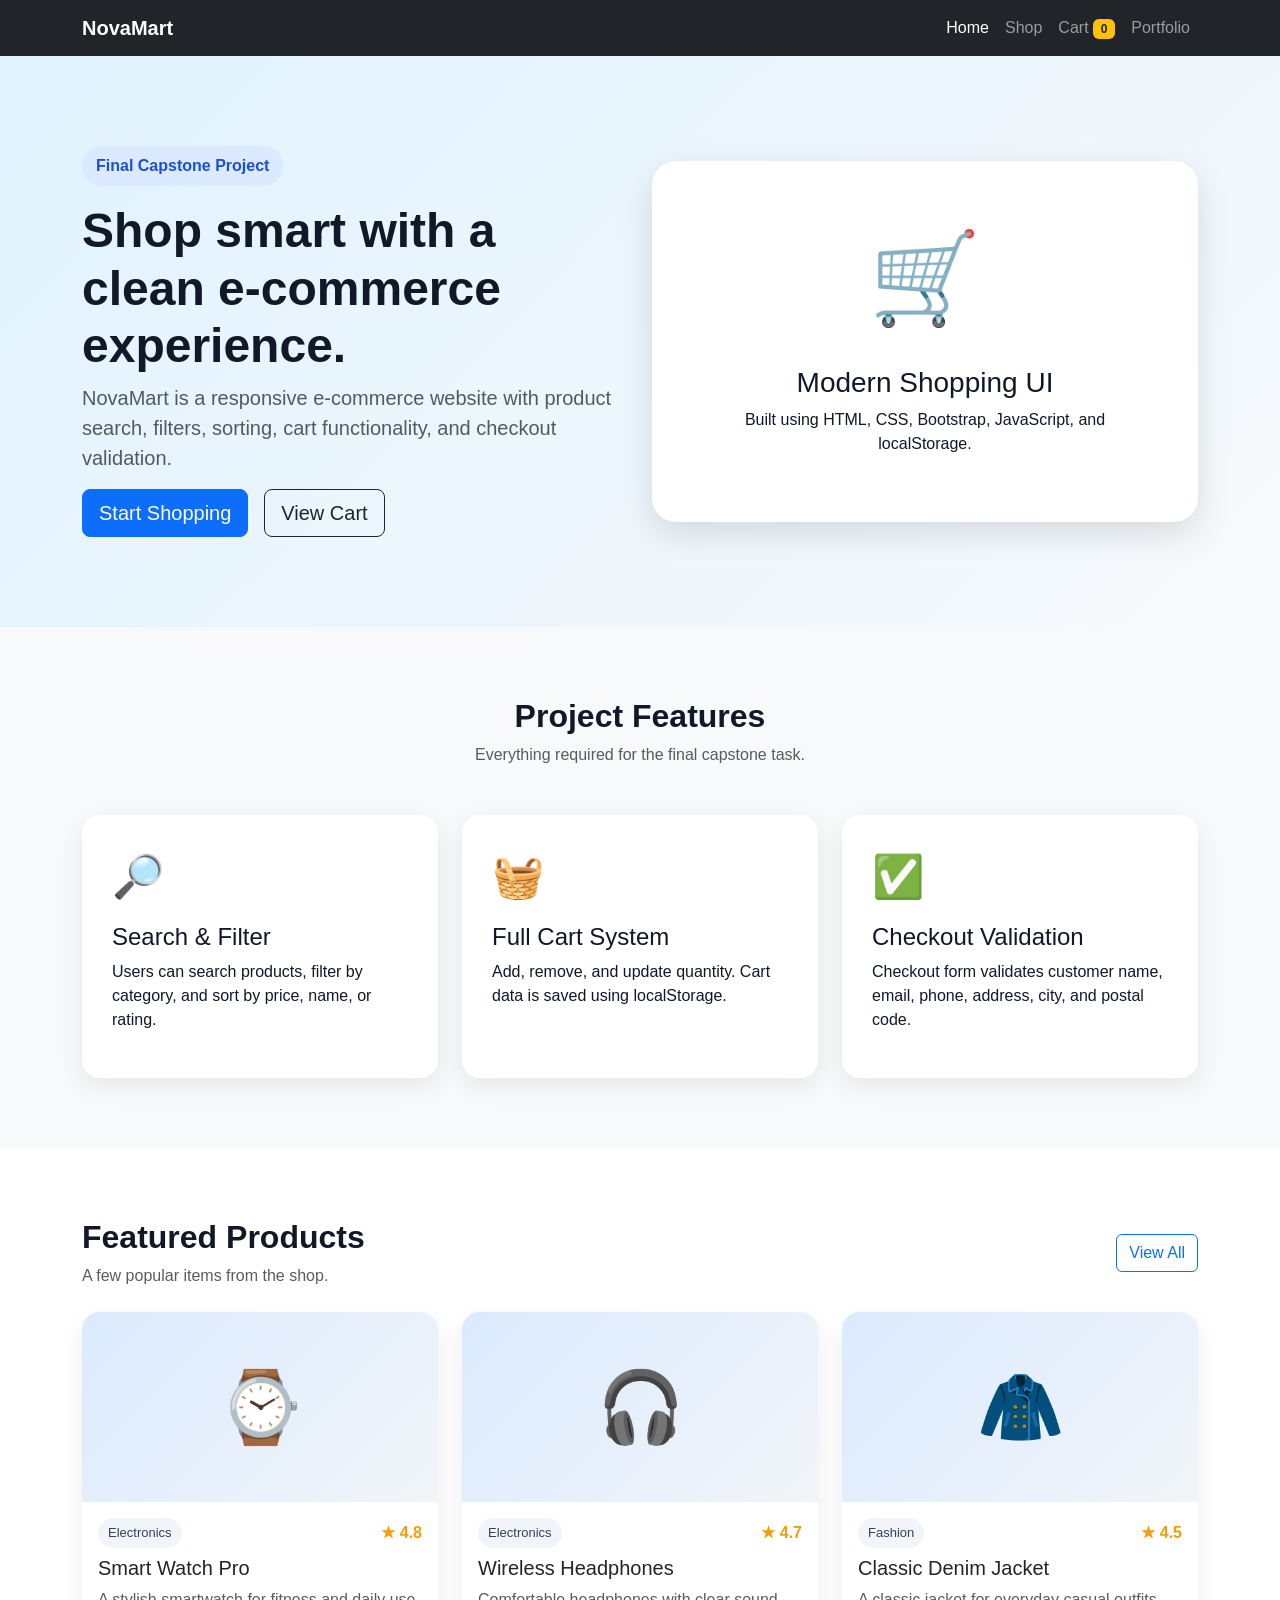
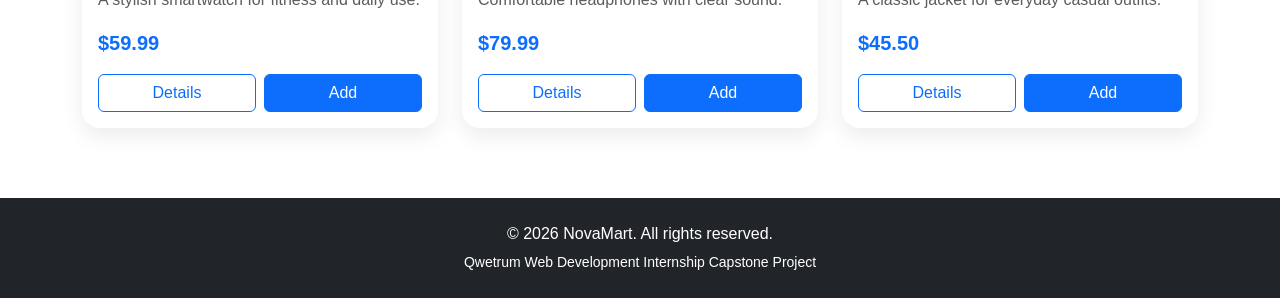
<file: index.html>
<!DOCTYPE html>
<html lang="en">
<head>
  <!-- Basic document setup -->
  <meta charset="UTF-8" />
  <meta name="viewport" content="width=device-width, initial-scale=1.0" />

  <title>NovaMart | Home</title>

  <!-- Bootstrap CSS for responsive layout and ready-made components -->
  <link
    href="https://cdn.jsdelivr.net/npm/bootstrap@5.3.3/dist/css/bootstrap.min.css"
    rel="stylesheet"
  />

  <!-- Custom CSS -->
  <link rel="stylesheet" href="assets/css/style.css" />
</head>

<body data-page="home">

  <!-- Navbar -->
  <nav class="navbar navbar-expand-lg navbar-dark bg-dark sticky-top">
    <div class="container">
      <a class="navbar-brand fw-bold" href="index.html">NovaMart</a>

      <button
        class="navbar-toggler"
        type="button"
        data-bs-toggle="collapse"
        data-bs-target="#mainNavbar"
      >
        <span class="navbar-toggler-icon"></span>
      </button>

      <div class="collapse navbar-collapse" id="mainNavbar">
        <ul class="navbar-nav ms-auto align-items-lg-center">
          <li class="nav-item">
            <a class="nav-link active" href="index.html">Home</a>
          </li>

          <li class="nav-item">
            <a class="nav-link" href="shop.html">Shop</a>
          </li>

          <li class="nav-item">
            <a class="nav-link" href="cart.html">
              Cart
              <span id="cartCount" class="badge bg-warning text-dark">0</span>
            </a>
          </li>

          <li class="nav-item">
            <a class="nav-link" href="portfolio.html">Portfolio</a>
          </li>
        </ul>
      </div>
    </div>
  </nav>

  <!-- Hero section -->
  <header class="hero-section">
    <div class="container">
      <div class="row align-items-center g-4">
        <div class="col-lg-6">
          <p class="hero-badge">Final Capstone Project</p>

          <h1 class="display-5 fw-bold">
            Shop smart with a clean e-commerce experience.
          </h1>

          <p class="lead text-muted">
            NovaMart is a responsive e-commerce website with product search,
            filters, sorting, cart functionality, and checkout validation.
          </p>

          <div class="d-flex gap-3 flex-wrap">
            <a href="shop.html" class="btn btn-primary btn-lg">Start Shopping</a>
            <a href="cart.html" class="btn btn-outline-dark btn-lg">View Cart</a>
          </div>
        </div>

        <div class="col-lg-6">
          <div class="hero-card">
            <div class="hero-icon">🛒</div>
            <h3>Modern Shopping UI</h3>
            <p>
              Built using HTML, CSS, Bootstrap, JavaScript, and localStorage.
            </p>
          </div>
        </div>
      </div>
    </div>
  </header>

  <!-- Features section -->
  <section class="section-padding bg-light">
    <div class="container">
      <div class="text-center mb-5">
        <h2 class="fw-bold">Project Features</h2>
        <p class="text-muted">Everything required for the final capstone task.</p>
      </div>

      <div class="row g-4">
        <div class="col-md-4">
          <div class="feature-box">
            <div class="feature-icon">🔎</div>
            <h4>Search & Filter</h4>
            <p>
              Users can search products, filter by category, and sort by price,
              name, or rating.
            </p>
          </div>
        </div>

        <div class="col-md-4">
          <div class="feature-box">
            <div class="feature-icon">🧺</div>
            <h4>Full Cart System</h4>
            <p>
              Add, remove, and update quantity. Cart data is saved using
              localStorage.
            </p>
          </div>
        </div>

        <div class="col-md-4">
          <div class="feature-box">
            <div class="feature-icon">✅</div>
            <h4>Checkout Validation</h4>
            <p>
              Checkout form validates customer name, email, phone, address,
              city, and postal code.
            </p>
          </div>
        </div>
      </div>
    </div>
  </section>

  <!-- Featured products section -->
  <section class="section-padding">
    <div class="container">
      <div class="d-flex justify-content-between align-items-center mb-4">
        <div>
          <h2 class="fw-bold">Featured Products</h2>
          <p class="text-muted mb-0">A few popular items from the shop.</p>
        </div>

        <a href="shop.html" class="btn btn-outline-primary">View All</a>
      </div>

      <!-- Products will be inserted here by JavaScript -->
      <div id="featuredGrid" class="row g-4"></div>
    </div>
  </section>

  <!-- Footer -->
  <footer class="footer bg-dark text-white text-center py-4">
    <div class="container">
      <p class="mb-1">&copy; 2026 NovaMart. All rights reserved.</p>
      <small>Qwetrum Web Development Internship Capstone Project</small>
    </div>
  </footer>

  <!-- Product data file must load before main.js -->
  <script src="assets/js/products.js"></script>
  <script src="assets/js/main.js"></script>

  <!-- Bootstrap JavaScript -->
  <script src="https://cdn.jsdelivr.net/npm/bootstrap@5.3.3/dist/js/bootstrap.bundle.min.js"></script>

</body>
</html>
</file>
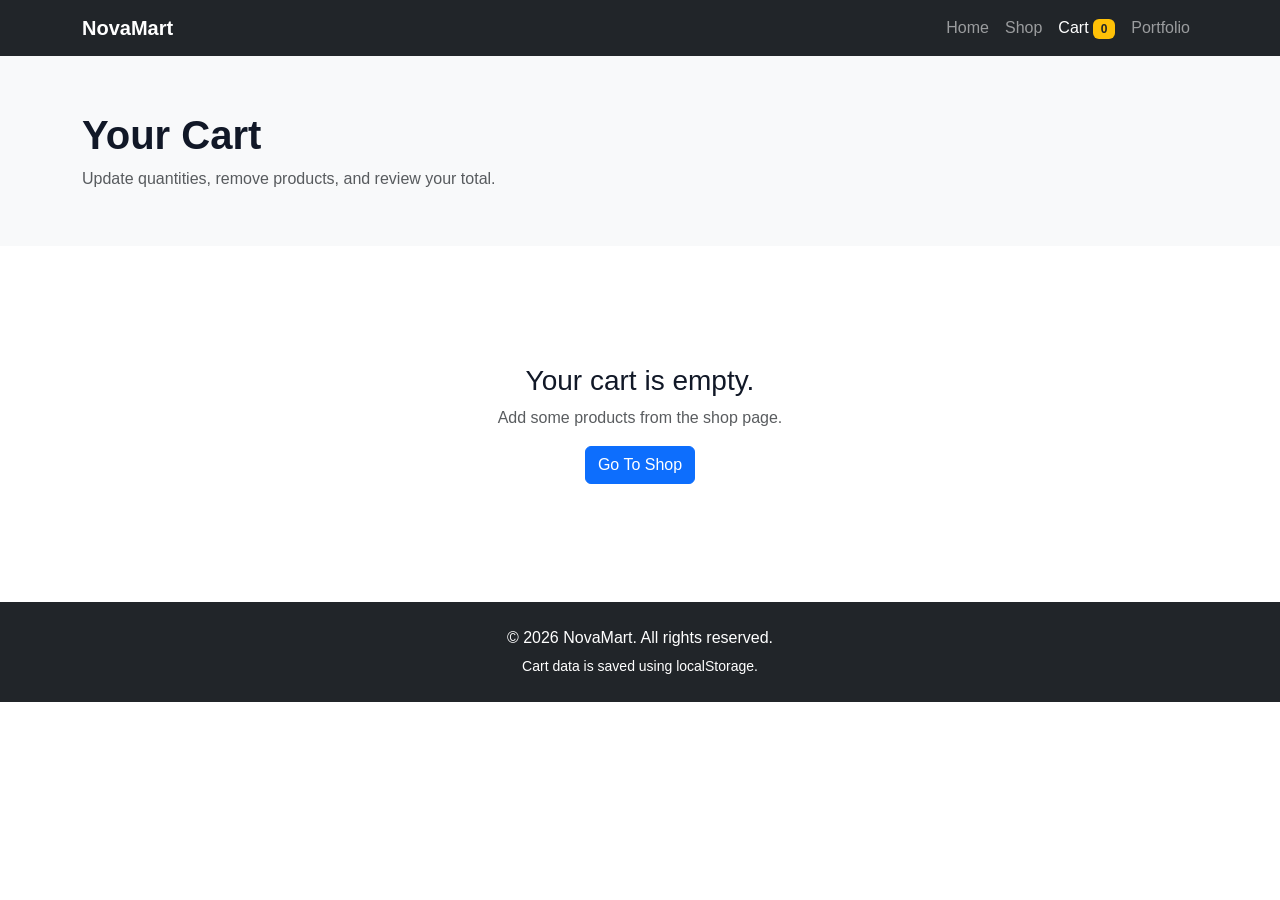
<file: cart.html>
<!DOCTYPE html>
<html lang="en">
<head>
  <!-- Basic document setup -->
  <meta charset="UTF-8" />
  <meta name="viewport" content="width=device-width, initial-scale=1.0" />

  <title>NovaMart | Cart</title>

  <!-- Bootstrap CSS -->
  <link
    href="https://cdn.jsdelivr.net/npm/bootstrap@5.3.3/dist/css/bootstrap.min.css"
    rel="stylesheet"
  />

  <!-- Custom CSS -->
  <link rel="stylesheet" href="assets/css/style.css" />
</head>

<body data-page="cart">

  <!-- Navbar -->
  <nav class="navbar navbar-expand-lg navbar-dark bg-dark sticky-top">
    <div class="container">
      <a class="navbar-brand fw-bold" href="index.html">NovaMart</a>

      <button
        class="navbar-toggler"
        type="button"
        data-bs-toggle="collapse"
        data-bs-target="#mainNavbar"
      >
        <span class="navbar-toggler-icon"></span>
      </button>

      <div class="collapse navbar-collapse" id="mainNavbar">
        <ul class="navbar-nav ms-auto align-items-lg-center">
          <li class="nav-item">
            <a class="nav-link" href="index.html">Home</a>
          </li>

          <li class="nav-item">
            <a class="nav-link" href="shop.html">Shop</a>
          </li>

          <li class="nav-item">
            <a class="nav-link active" href="cart.html">
              Cart
              <span id="cartCount" class="badge bg-warning text-dark">0</span>
            </a>
          </li>

          <li class="nav-item">
            <a class="nav-link" href="portfolio.html">Portfolio</a>
          </li>
        </ul>
      </div>
    </div>
  </nav>

  <!-- Page header -->
  <header class="page-header bg-light">
    <div class="container">
      <h1 class="fw-bold">Your Cart</h1>
      <p class="text-muted mb-0">
        Update quantities, remove products, and review your total.
      </p>
    </div>
  </header>

  <!-- Cart content -->
  <main class="section-padding">
    <div class="container">

      <!-- JavaScript will render the complete cart here -->
      <div id="cartContent"></div>

    </div>
  </main>

  <!-- Footer -->
  <footer class="footer bg-dark text-white text-center py-4">
    <div class="container">
      <p class="mb-1">&copy; 2026 NovaMart. All rights reserved.</p>
      <small>Cart data is saved using localStorage.</small>
    </div>
  </footer>

  <!-- JavaScript files -->
  <script src="assets/js/products.js"></script>
  <script src="assets/js/main.js"></script>

  <!-- Bootstrap JavaScript -->
  <script src="https://cdn.jsdelivr.net/npm/bootstrap@5.3.3/dist/js/bootstrap.bundle.min.js"></script>

</body>
</html>
</file>
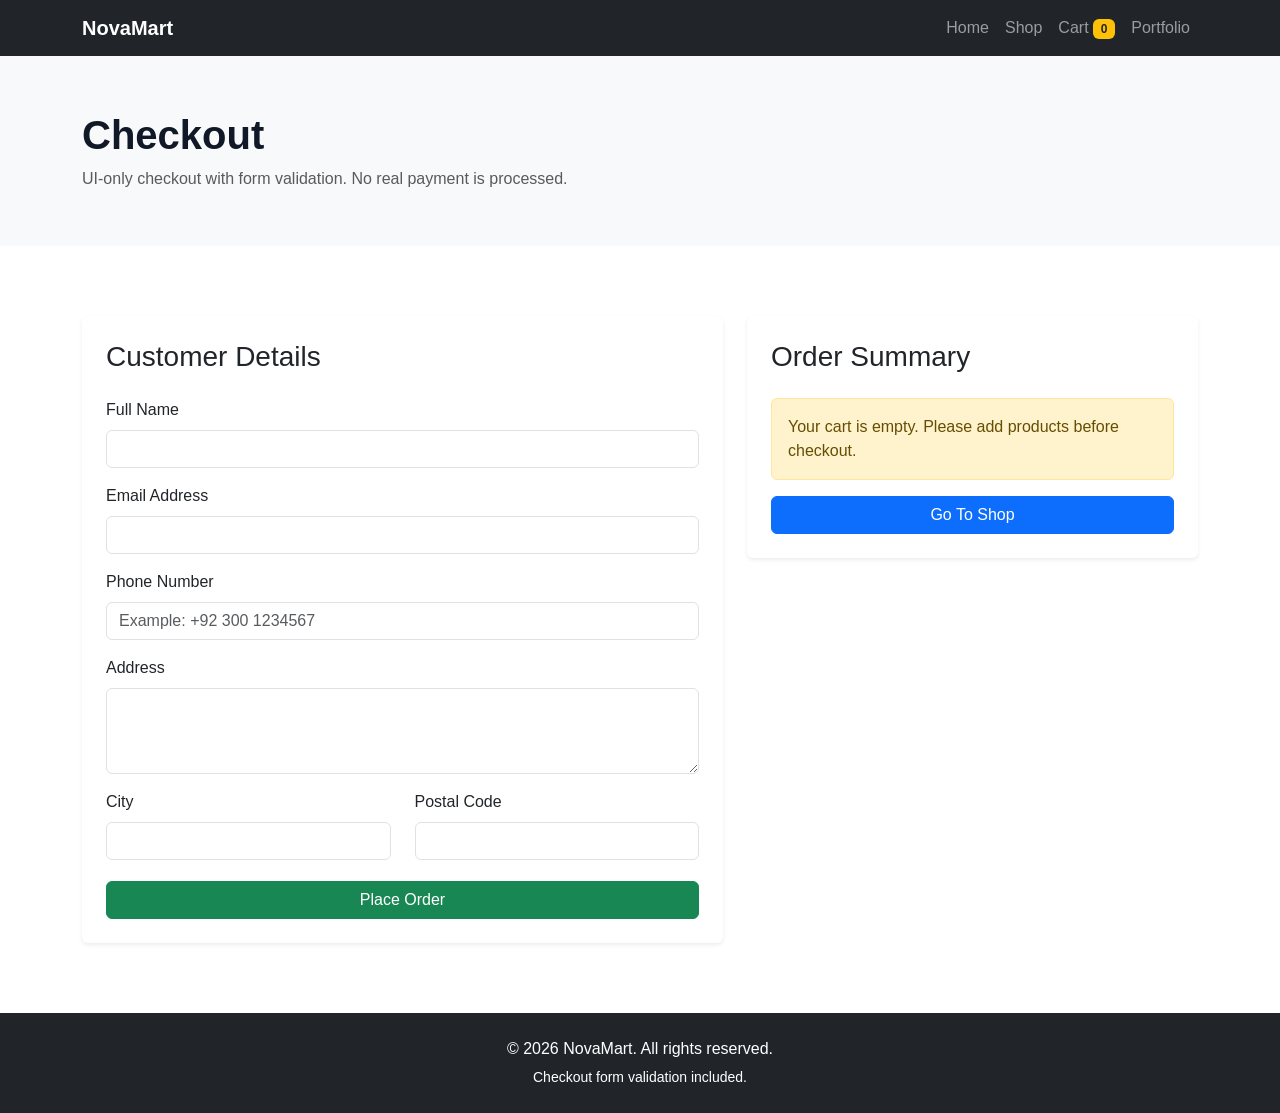
<file: checkout.html>
<!DOCTYPE html>
<html lang="en">
<head>
  <!-- Basic document setup -->
  <meta charset="UTF-8" />
  <meta name="viewport" content="width=device-width, initial-scale=1.0" />

  <title>NovaMart | Checkout</title>

  <!-- Bootstrap CSS -->
  <link
    href="https://cdn.jsdelivr.net/npm/bootstrap@5.3.3/dist/css/bootstrap.min.css"
    rel="stylesheet"
  />

  <!-- Custom CSS -->
  <link rel="stylesheet" href="assets/css/style.css" />
</head>

<body data-page="checkout">

  <!-- Navbar -->
  <nav class="navbar navbar-expand-lg navbar-dark bg-dark sticky-top">
    <div class="container">
      <a class="navbar-brand fw-bold" href="index.html">NovaMart</a>

      <button
        class="navbar-toggler"
        type="button"
        data-bs-toggle="collapse"
        data-bs-target="#mainNavbar"
      >
        <span class="navbar-toggler-icon"></span>
      </button>

      <div class="collapse navbar-collapse" id="mainNavbar">
        <ul class="navbar-nav ms-auto align-items-lg-center">
          <li class="nav-item">
            <a class="nav-link" href="index.html">Home</a>
          </li>

          <li class="nav-item">
            <a class="nav-link" href="shop.html">Shop</a>
          </li>

          <li class="nav-item">
            <a class="nav-link" href="cart.html">
              Cart
              <span id="cartCount" class="badge bg-warning text-dark">0</span>
            </a>
          </li>

          <li class="nav-item">
            <a class="nav-link" href="portfolio.html">Portfolio</a>
          </li>
        </ul>
      </div>
    </div>
  </nav>

  <!-- Page header -->
  <header class="page-header bg-light">
    <div class="container">
      <h1 class="fw-bold">Checkout</h1>
      <p class="text-muted mb-0">
        UI-only checkout with form validation. No real payment is processed.
      </p>
    </div>
  </header>

  <!-- Checkout section -->
  <main class="section-padding">
    <div class="container">
      <div class="row g-4">

        <!-- Checkout form -->
        <div class="col-lg-7">
          <div class="card border-0 shadow-sm">
            <div class="card-body p-4">
              <h3 class="mb-4">Customer Details</h3>

              <div id="checkoutMessage"></div>

              <form id="checkoutForm" novalidate>
                <div class="mb-3">
                  <label for="fullName" class="form-label">Full Name</label>
                  <input type="text" id="fullName" class="form-control" />
                  <small id="fullNameError" class="error-text"></small>
                </div>

                <div class="mb-3">
                  <label for="email" class="form-label">Email Address</label>
                  <input type="email" id="email" class="form-control" />
                  <small id="emailError" class="error-text"></small>
                </div>

                <div class="mb-3">
                  <label for="phone" class="form-label">Phone Number</label>
                  <input
                    type="text"
                    id="phone"
                    class="form-control"
                    placeholder="Example: +92 300 1234567"
                  />
                  <small id="phoneError" class="error-text"></small>
                </div>

                <div class="mb-3">
                  <label for="address" class="form-label">Address</label>
                  <textarea id="address" class="form-control" rows="3"></textarea>
                  <small id="addressError" class="error-text"></small>
                </div>

                <div class="row">
                  <div class="col-md-6 mb-3">
                    <label for="city" class="form-label">City</label>
                    <input type="text" id="city" class="form-control" />
                    <small id="cityError" class="error-text"></small>
                  </div>

                  <div class="col-md-6 mb-3">
                    <label for="postalCode" class="form-label">Postal Code</label>
                    <input type="text" id="postalCode" class="form-control" />
                    <small id="postalCodeError" class="error-text"></small>
                  </div>
                </div>

                <button type="submit" class="btn btn-success w-100">
                  Place Order
                </button>
              </form>
            </div>
          </div>
        </div>

        <!-- Order summary -->
        <div class="col-lg-5">
          <div class="card border-0 shadow-sm">
            <div class="card-body p-4">
              <h3 class="mb-4">Order Summary</h3>

              <!-- JavaScript will render order summary here -->
              <div id="checkoutSummary"></div>
            </div>
          </div>
        </div>

      </div>
    </div>
  </main>

  <!-- Footer -->
  <footer class="footer bg-dark text-white text-center py-4">
    <div class="container">
      <p class="mb-1">&copy; 2026 NovaMart. All rights reserved.</p>
      <small>Checkout form validation included.</small>
    </div>
  </footer>

  <!-- JavaScript files -->
  <script src="assets/js/products.js"></script>
  <script src="assets/js/main.js"></script>

  <!-- Bootstrap JavaScript -->
  <script src="https://cdn.jsdelivr.net/npm/bootstrap@5.3.3/dist/js/bootstrap.bundle.min.js"></script>

</body>
</html>
</file>
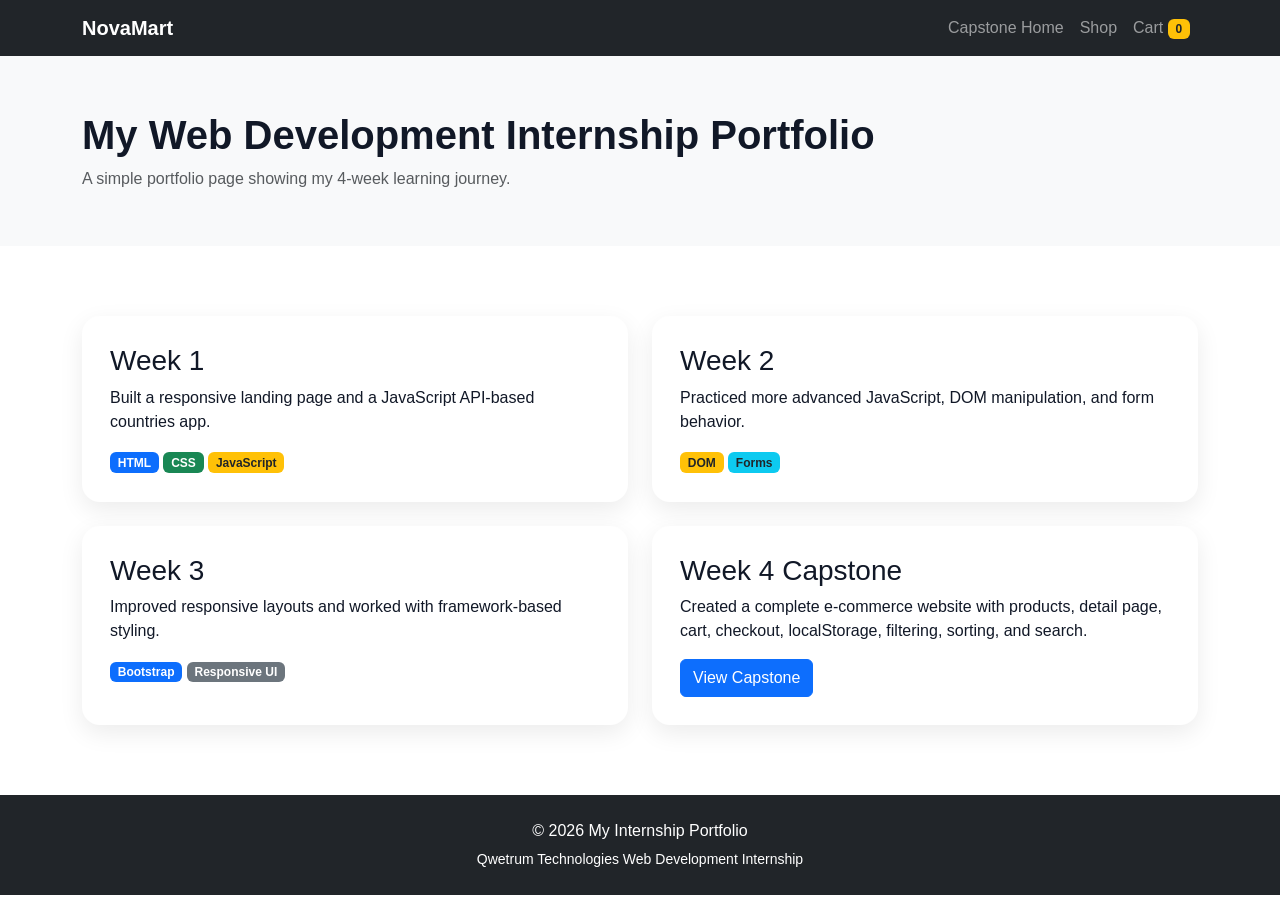
<file: portfolio.html>
<!DOCTYPE html>
<html lang="en">
<head>
  <!-- Basic document setup -->
  <meta charset="UTF-8" />
  <meta name="viewport" content="width=device-width, initial-scale=1.0" />

  <title>My Internship Portfolio</title>

  <!-- Bootstrap CSS -->
  <link
    href="https://cdn.jsdelivr.net/npm/bootstrap@5.3.3/dist/css/bootstrap.min.css"
    rel="stylesheet"
  />

  <!-- Custom CSS -->
  <link rel="stylesheet" href="assets/css/style.css" />
</head>

<body>

  <!-- Navbar -->
  <nav class="navbar navbar-expand-lg navbar-dark bg-dark sticky-top">
    <div class="container">
      <a class="navbar-brand fw-bold" href="index.html">NovaMart</a>

      <button
        class="navbar-toggler"
        type="button"
        data-bs-toggle="collapse"
        data-bs-target="#mainNavbar"
      >
        <span class="navbar-toggler-icon"></span>
      </button>

      <div class="collapse navbar-collapse" id="mainNavbar">
        <ul class="navbar-nav ms-auto align-items-lg-center">
          <li class="nav-item">
            <a class="nav-link" href="index.html">Capstone Home</a>
          </li>

          <li class="nav-item">
            <a class="nav-link" href="shop.html">Shop</a>
          </li>

          <li class="nav-item">
            <a class="nav-link" href="cart.html">
              Cart
              <span id="cartCount" class="badge bg-warning text-dark">0</span>
            </a>
          </li>
        </ul>
      </div>
    </div>
  </nav>

  <!-- Portfolio header -->
  <header class="page-header bg-light">
    <div class="container">
      <h1 class="fw-bold">My Web Development Internship Portfolio</h1>
      <p class="text-muted mb-0">
        A simple portfolio page showing my 4-week learning journey.
      </p>
    </div>
  </header>

  <!-- Portfolio content -->
  <main class="section-padding">
    <div class="container">

      <div class="row g-4">
        <div class="col-md-6">
          <div class="portfolio-card">
            <h3>Week 1</h3>
            <p>
              Built a responsive landing page and a JavaScript API-based countries app.
            </p>
            <span class="badge bg-primary">HTML</span>
            <span class="badge bg-success">CSS</span>
            <span class="badge bg-warning text-dark">JavaScript</span>
          </div>
        </div>

        <div class="col-md-6">
          <div class="portfolio-card">
            <h3>Week 2</h3>
            <p>
              Practiced more advanced JavaScript, DOM manipulation, and form behavior.
            </p>
            <span class="badge bg-warning text-dark">DOM</span>
            <span class="badge bg-info text-dark">Forms</span>
          </div>
        </div>

        <div class="col-md-6">
          <div class="portfolio-card">
            <h3>Week 3</h3>
            <p>
              Improved responsive layouts and worked with framework-based styling.
            </p>
            <span class="badge bg-primary">Bootstrap</span>
            <span class="badge bg-secondary">Responsive UI</span>
          </div>
        </div>

        <div class="col-md-6">
          <div class="portfolio-card">
            <h3>Week 4 Capstone</h3>
            <p>
              Created a complete e-commerce website with products, detail page,
              cart, checkout, localStorage, filtering, sorting, and search.
            </p>
            <a href="index.html" class="btn btn-primary">View Capstone</a>
          </div>
        </div>
      </div>

    </div>
  </main>

  <!-- Footer -->
  <footer class="footer bg-dark text-white text-center py-4">
    <div class="container">
      <p class="mb-1">&copy; 2026 My Internship Portfolio</p>
      <small>Qwetrum Technologies Web Development Internship</small>
    </div>
  </footer>

  <!-- JavaScript files -->
  <script src="assets/js/products.js"></script>
  <script src="assets/js/main.js"></script>

  <!-- Bootstrap JavaScript -->
  <script src="https://cdn.jsdelivr.net/npm/bootstrap@5.3.3/dist/js/bootstrap.bundle.min.js"></script>

</body>
</html>
</file>
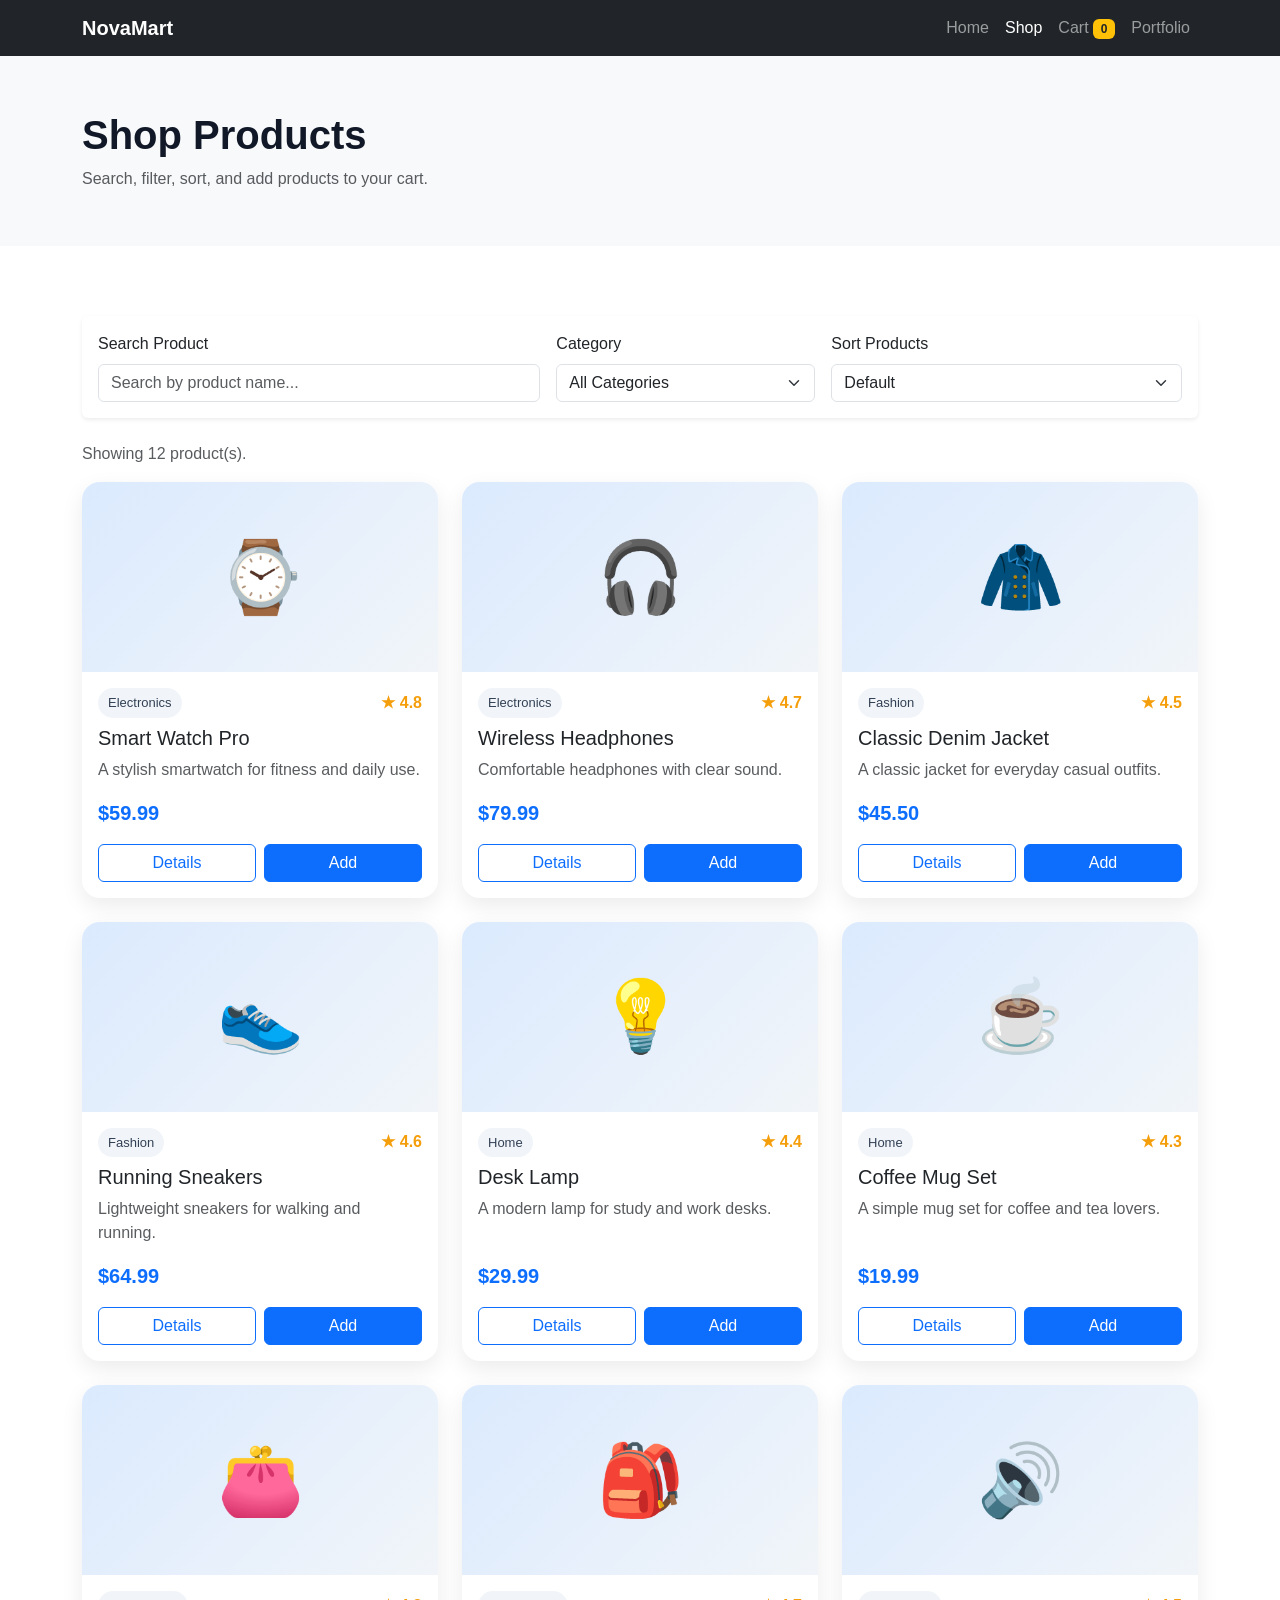
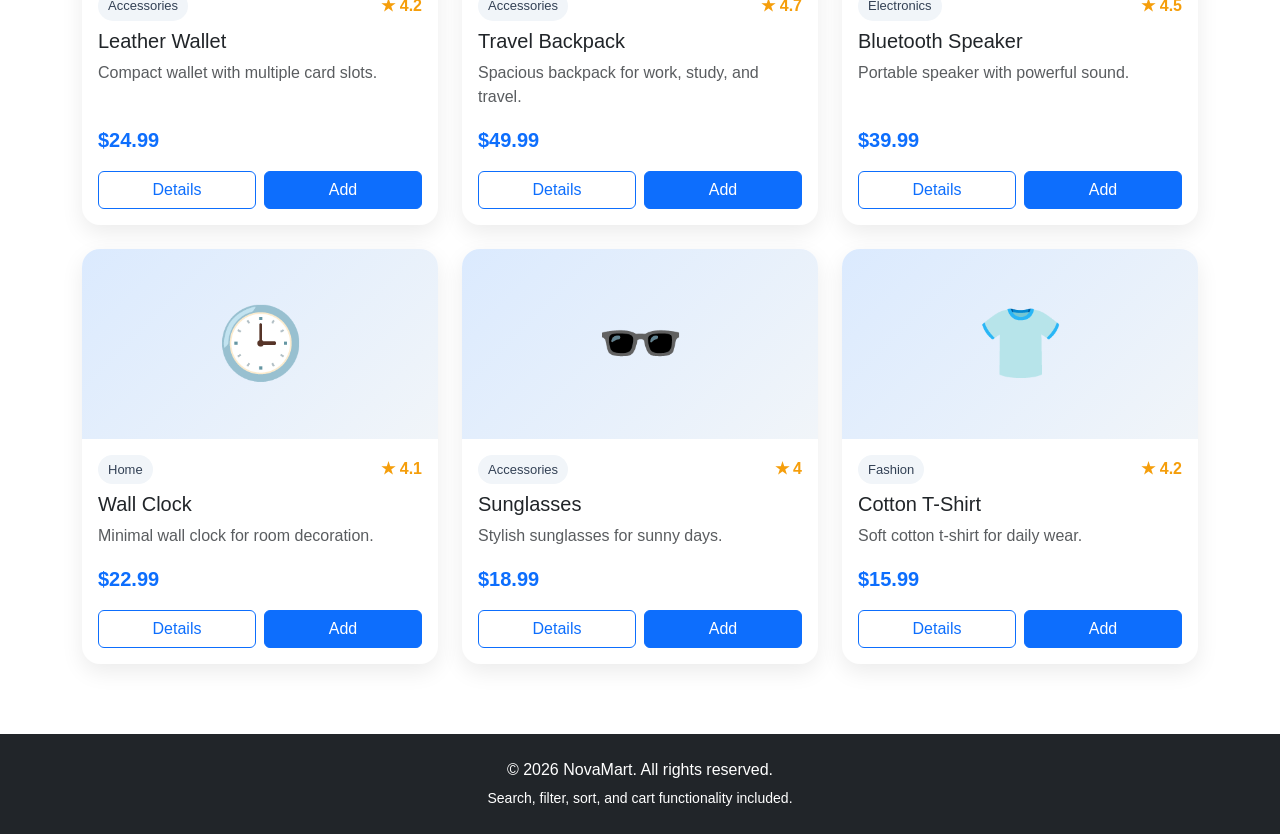
<file: shop.html>
<!DOCTYPE html>
<html lang="en">
<head>
  <!-- Basic document setup -->
  <meta charset="UTF-8" />
  <meta name="viewport" content="width=device-width, initial-scale=1.0" />

  <title>NovaMart | Shop</title>

  <!-- Bootstrap CSS -->
  <link
    href="https://cdn.jsdelivr.net/npm/bootstrap@5.3.3/dist/css/bootstrap.min.css"
    rel="stylesheet"
  />

  <!-- Custom CSS -->
  <link rel="stylesheet" href="assets/css/style.css" />
</head>

<body data-page="shop">

  <!-- Navbar -->
  <nav class="navbar navbar-expand-lg navbar-dark bg-dark sticky-top">
    <div class="container">
      <a class="navbar-brand fw-bold" href="index.html">NovaMart</a>

      <button
        class="navbar-toggler"
        type="button"
        data-bs-toggle="collapse"
        data-bs-target="#mainNavbar"
      >
        <span class="navbar-toggler-icon"></span>
      </button>

      <div class="collapse navbar-collapse" id="mainNavbar">
        <ul class="navbar-nav ms-auto align-items-lg-center">
          <li class="nav-item">
            <a class="nav-link" href="index.html">Home</a>
          </li>

          <li class="nav-item">
            <a class="nav-link active" href="shop.html">Shop</a>
          </li>

          <li class="nav-item">
            <a class="nav-link" href="cart.html">
              Cart
              <span id="cartCount" class="badge bg-warning text-dark">0</span>
            </a>
          </li>

          <li class="nav-item">
            <a class="nav-link" href="portfolio.html">Portfolio</a>
          </li>
        </ul>
      </div>
    </div>
  </nav>

  <!-- Page header -->
  <header class="page-header bg-light">
    <div class="container">
      <h1 class="fw-bold">Shop Products</h1>
      <p class="text-muted mb-0">
        Search, filter, sort, and add products to your cart.
      </p>
    </div>
  </header>

  <!-- Products section -->
  <main class="section-padding">
    <div class="container">

      <!-- Search, filter, and sort controls -->
      <div class="card border-0 shadow-sm mb-4">
        <div class="card-body">
          <div class="row g-3">
            <div class="col-lg-5">
              <label for="searchInput" class="form-label">Search Product</label>
              <input
                type="text"
                id="searchInput"
                class="form-control"
                placeholder="Search by product name..."
              />
            </div>

            <div class="col-lg-3">
              <label for="categoryFilter" class="form-label">Category</label>
              <select id="categoryFilter" class="form-select">
                <option value="all">All Categories</option>
                <option value="Electronics">Electronics</option>
                <option value="Fashion">Fashion</option>
                <option value="Home">Home</option>
                <option value="Accessories">Accessories</option>
              </select>
            </div>

            <div class="col-lg-4">
              <label for="sortSelect" class="form-label">Sort Products</label>
              <select id="sortSelect" class="form-select">
                <option value="default">Default</option>
                <option value="price-low">Price: Low to High</option>
                <option value="price-high">Price: High to Low</option>
                <option value="name-az">Name: A to Z</option>
                <option value="rating-high">Rating: High to Low</option>
              </select>
            </div>
          </div>
        </div>
      </div>

      <!-- Product count -->
      <p id="productCount" class="text-muted"></p>

      <!-- Product cards will be inserted by JavaScript -->
      <div id="productsGrid" class="row g-4"></div>
    </div>
  </main>

  <!-- Footer -->
  <footer class="footer bg-dark text-white text-center py-4">
    <div class="container">
      <p class="mb-1">&copy; 2026 NovaMart. All rights reserved.</p>
      <small>Search, filter, sort, and cart functionality included.</small>
    </div>
  </footer>

  <!-- JavaScript files -->
  <script src="assets/js/products.js"></script>
  <script src="assets/js/main.js"></script>

  <!-- Bootstrap JavaScript -->
  <script src="https://cdn.jsdelivr.net/npm/bootstrap@5.3.3/dist/js/bootstrap.bundle.min.js"></script>

</body>
</html>
</file>
<file: assets/css/style.css>
/* ==================================================
   Global Styles
   ================================================== */

/* Smooth scrolling for anchor links */
html {
    scroll-behavior: smooth;
  }
  
  /* Basic page styling */
  body {
    font-family: Arial, sans-serif;
    color: #111827;
    background-color: #ffffff;
  }
  
  /* Common spacing class used on multiple pages */
  .section-padding {
    padding: 70px 0;
  }
  
  /* Common page header */
  .page-header {
    padding: 55px 0;
  }
  
  /* Error text used in checkout form validation */
  .error-text {
    color: #dc3545;
    font-size: 14px;
    display: block;
    margin-top: 5px;
  }
  
  /* ==================================================
     Home Page
     ================================================== */
  
  /* Hero section background */
  .hero-section {
    padding: 90px 0;
    background: linear-gradient(135deg, #e0f2fe, #f8fafc);
  }
  
  /* Small label above hero heading */
  .hero-badge {
    display: inline-block;
    background-color: #dbeafe;
    color: #1d4ed8;
    padding: 8px 14px;
    border-radius: 30px;
    font-weight: bold;
    margin-bottom: 16px;
  }
  
  /* Decorative hero card */
  .hero-card {
    background-color: #ffffff;
    border-radius: 24px;
    padding: 50px;
    text-align: center;
    box-shadow: 0 12px 35px rgba(0, 0, 0, 0.12);
  }
  
  /* Large icon in hero card */
  .hero-icon {
    font-size: 90px;
    margin-bottom: 20px;
  }
  
  /* Feature card */
  .feature-box {
    background-color: #ffffff;
    padding: 30px;
    border-radius: 18px;
    height: 100%;
    box-shadow: 0 8px 24px rgba(0, 0, 0, 0.08);
  }
  
  /* Feature icon */
  .feature-icon {
    font-size: 42px;
    margin-bottom: 15px;
  }
  
  /* ==================================================
     Product Cards
     ================================================== */
  
  /* Product card hover effect */
  .product-card {
    border: none;
    border-radius: 18px;
    overflow: hidden;
    box-shadow: 0 8px 22px rgba(0, 0, 0, 0.08);
    transition: transform 0.25s ease, box-shadow 0.25s ease;
    height: 100%;
  }
  
  /* Product card hover animation */
  .product-card:hover {
    transform: translateY(-6px);
    box-shadow: 0 12px 28px rgba(0, 0, 0, 0.14);
  }
  
  /* Product visual area */
  .product-image {
    height: 190px;
    background: linear-gradient(135deg, #dbeafe, #f1f5f9);
    display: flex;
    justify-content: center;
    align-items: center;
    font-size: 70px;
  }
  
  /* Product price */
  .product-price {
    color: #0d6efd;
    font-weight: bold;
    font-size: 20px;
  }
  
  /* Category label */
  .category-badge {
    background-color: #f1f5f9;
    color: #334155;
    font-size: 13px;
    padding: 5px 10px;
    border-radius: 20px;
  }
  
  /* Rating text */
  .rating-text {
    color: #f59e0b;
    font-weight: bold;
  }
  
  /* ==================================================
     Product Detail Page
     ================================================== */
  
  /* Product detail image box */
  .detail-image {
    min-height: 360px;
    background: linear-gradient(135deg, #dbeafe, #f8fafc);
    border-radius: 24px;
    display: flex;
    justify-content: center;
    align-items: center;
    font-size: 130px;
  }
  
  /* Product detail info card */
  .detail-card {
    background-color: #ffffff;
    border-radius: 24px;
    padding: 35px;
    box-shadow: 0 8px 24px rgba(0, 0, 0, 0.08);
  }
  
  /* Quantity input width */
  .quantity-input {
    max-width: 120px;
  }
  
  /* ==================================================
     Cart Page
     ================================================== */
  
  /* Small product icon in cart table */
  .cart-product-icon {
    width: 58px;
    height: 58px;
    border-radius: 12px;
    background-color: #eff6ff;
    display: flex;
    justify-content: center;
    align-items: center;
    font-size: 28px;
    flex-shrink: 0;
  }
  
  /* Cart quantity button */
  .qty-btn {
    width: 34px;
    height: 34px;
    border: 1px solid #ced4da;
    background-color: #ffffff;
    border-radius: 6px;
  }
  
  /* Cart summary box */
  .cart-summary {
    background-color: #f8fafc;
    border-radius: 18px;
    padding: 25px;
  }
  
  /* ==================================================
     Checkout Page
     ================================================== */
  
  /* Checkout summary item */
  .checkout-item {
    display: flex;
    justify-content: space-between;
    gap: 12px;
    border-bottom: 1px solid #e5e7eb;
    padding: 12px 0;
  }
  
  /* ==================================================
     Portfolio Page
     ================================================== */
  
  .portfolio-card {
    background-color: #ffffff;
    border-radius: 18px;
    padding: 28px;
    height: 100%;
    box-shadow: 0 8px 24px rgba(0, 0, 0, 0.08);
  }
  
  /* ==================================================
     Responsive Design
     ================================================== */
  
  @media (max-width: 768px) {
    .hero-section {
      padding: 60px 0;
      text-align: center;
    }
  
    .hero-card {
      padding: 35px;
    }
  
    .hero-icon {
      font-size: 70px;
    }
  
    .section-padding {
      padding: 50px 0;
    }
  
    .detail-image {
      min-height: 250px;
      font-size: 90px;
    }
  }
</file>
